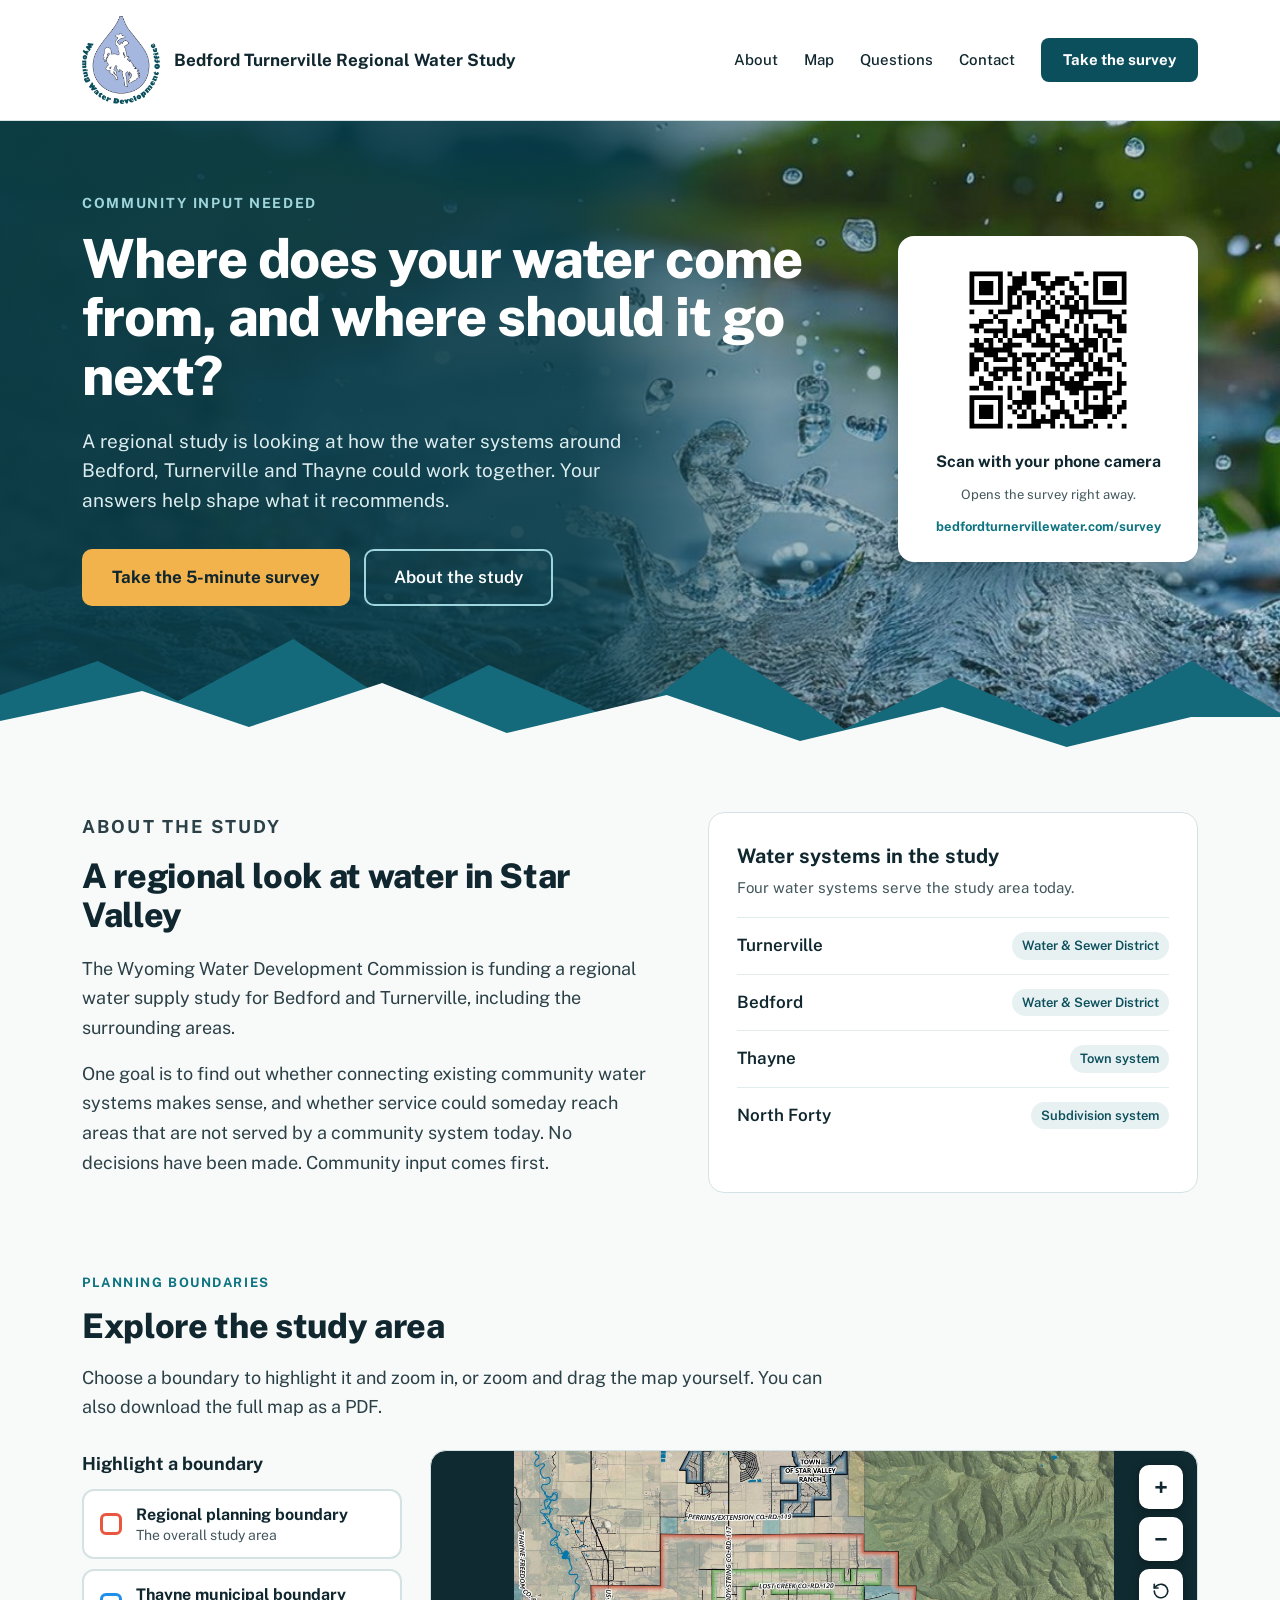
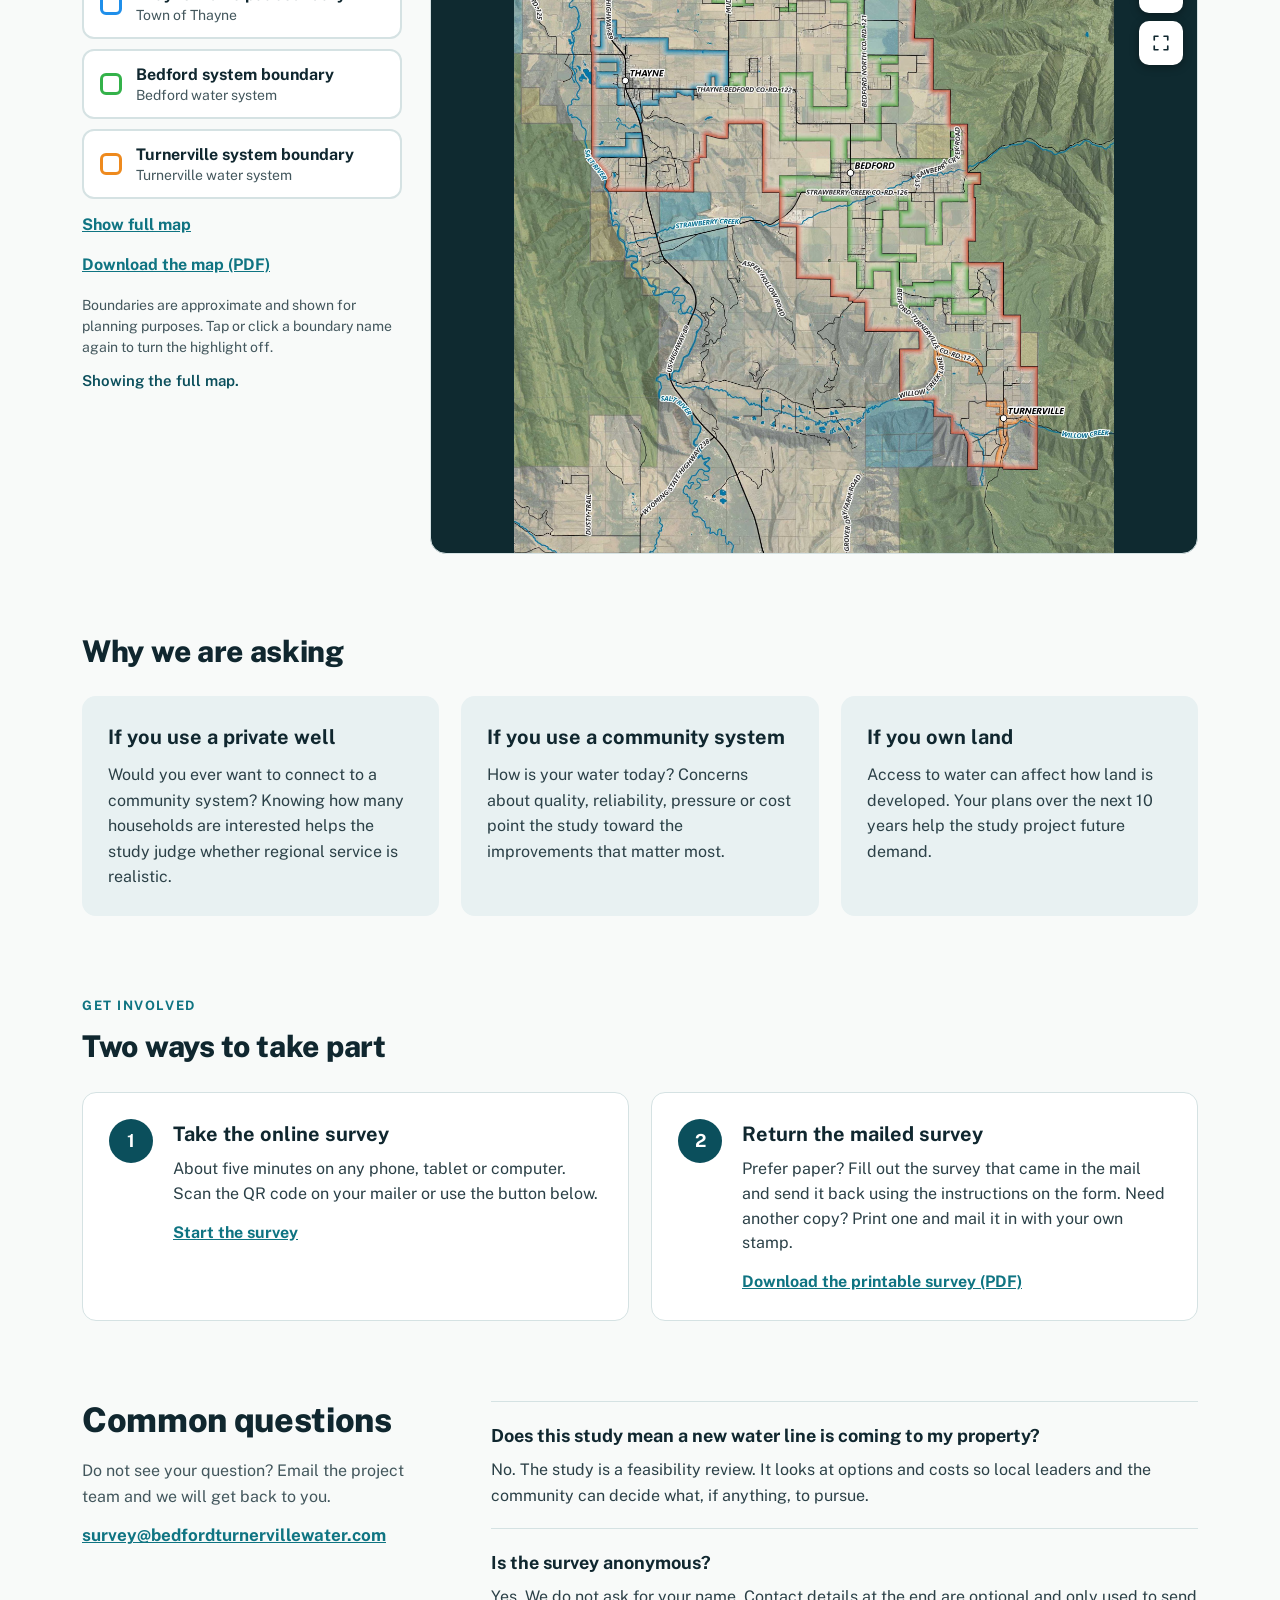
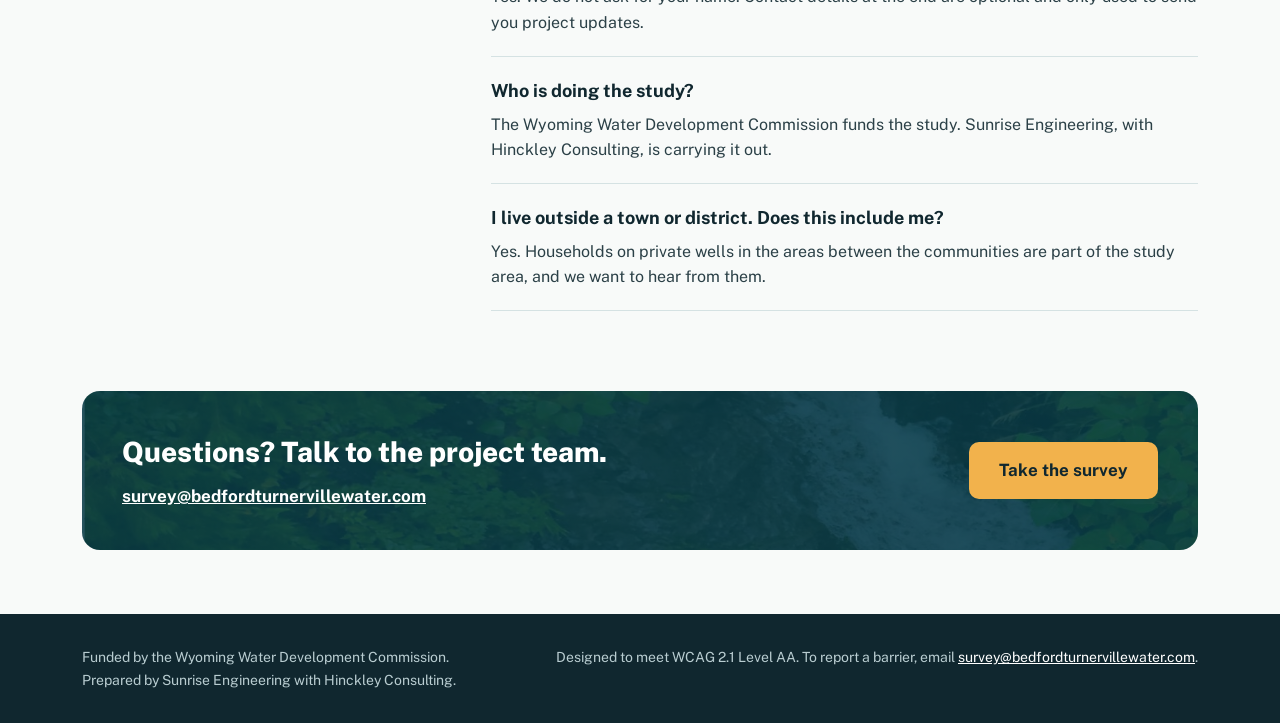
<file: index.html>
<!DOCTYPE html>
<html lang="en">
<head>
<meta charset="utf-8">
<meta name="viewport" content="width=device-width, initial-scale=1">
<title>Bedford Turnerville Regional Water Study</title>
<meta name="description" content="A regional water supply study for Bedford, Turnerville and Thayne, Wyoming. Take the 5-minute survey and help shape what the study recommends.">
<link rel="canonical" href="https://bedfordturnervillewater.com/">
<link rel="icon" href="assets/img/favicon.svg" type="image/svg+xml">
<meta property="og:type" content="website">
<meta property="og:title" content="Bedford Turnerville Regional Water Study">
<meta property="og:description" content="Where does your water come from, and where should it go next? Take the 5-minute survey.">
<meta property="og:image" content="https://bedfordturnervillewater.com/assets/img/og.jpg">
<meta property="og:url" content="https://bedfordturnervillewater.com/">
<meta name="twitter:card" content="summary_large_image">
<link rel="preconnect" href="https://fonts.googleapis.com">
<link rel="preconnect" href="https://fonts.gstatic.com" crossorigin>
<link href="https://fonts.googleapis.com/css2?family=Public+Sans:wght@400;500;600;700;800&display=swap" rel="stylesheet">
<link rel="stylesheet" href="assets/css/site.css">
</head>
<body>
<a class="skip-link" href="#main">Skip to main content</a>

<header class="site-header">
  <div class="wrap">
    <a class="brand" href="./" aria-label="Bedford Turnerville Regional Water Study, home">
      <span class="brand-mark"><img class="brand-logo" src="assets/img/wwdo-logo-light.png" width="78" height="88" alt="Wyoming Water Development Office"></span>
      <span class="brand-text"><span class="brand-name">Bedford Turnerville Regional Water Study</span></span>
    </a>
    <nav class="nav" aria-label="Main">
      <a href="#about">About</a>
      <a href="#map">Map</a>
      <a href="#faq">Questions</a>
      <a href="#contact">Contact</a>
      <a class="btn btn-deep btn-sm" href="survey/">Take the survey</a>
    </nav>
  </div>
</header>

<main id="main">
  <section class="hero on-dark" aria-labelledby="hero-title">
    <div class="wrap">
      <div class="hero-copy">
        <p class="eyebrow">Community input needed</p>
        <h1 id="hero-title">Where does your water come from, and where should it go next?</h1>
        <p class="hero-lede">A regional study is looking at how the water systems around Bedford, Turnerville and Thayne could work together. Your answers help shape what it recommends.</p>
        <div class="hero-actions">
          <a class="btn btn-amber btn-lg" href="survey/">Take the 5-minute survey</a>
          <a class="btn btn-outline btn-lg" href="#about">About the study</a>
        </div>
      </div>
      <aside class="qr-card" aria-label="Survey QR code">
        <img src="assets/img/qr-site.svg" width="176" height="176" alt="QR code that opens the survey on a phone">
        <p class="qr-title">Scan with your phone camera</p>
        <p class="qr-note">Opens the survey right away.</p>
        <p class="qr-url">bedfordturnervillewater.com/survey</p>
      </aside>
    </div>
    <svg class="hero-mtn" viewBox="0 0 1440 140" preserveAspectRatio="none" aria-hidden="true"><path d="M0 140V78l110-34 90 40 130-62 120 70 100-44 150 58 110-76 140 82 120-52 130 50 140-66 100 52H1440V140z" fill="#14697A"/><path d="M0 140V104l160-30 120 36 150-44 140 50 180-38 150 46 160-34 140 40 140-30H1440V140z" fill="#F8FAF9"/></svg>
  </section>

  <section class="section" id="about" aria-labelledby="about-title">
    <div class="wrap about">
      <div class="about-copy">
        <p class="eyebrow">About the study</p>
        <h2 id="about-title">A regional look at water in Star Valley</h2>
        <p>The Wyoming Water Development Commission is funding a regional water supply study for Bedford and Turnerville, including the surrounding areas.</p>
        <p>One goal is to find out whether connecting existing community water systems makes sense, and whether service could someday reach areas that are not served by a community system today. No decisions have been made. Community input comes first.</p>
      </div>
      <div class="systems">
        <h3>Water systems in the study</h3>
        <p class="sub">Four water systems serve the study area today.</p>
        <ul>
          <li><span>Turnerville</span><span class="tag">Water &amp; Sewer District</span></li>
          <li><span>Bedford</span><span class="tag">Water &amp; Sewer District</span></li>
          <li><span>Thayne</span><span class="tag">Town system</span></li>
          <li><span>North Forty</span><span class="tag">Subdivision system</span></li>
        </ul>
      </div>
    </div>
  </section>

  <section class="section" id="map" aria-labelledby="map-title">
    <div class="wrap">
      <p class="eyebrow">Planning boundaries</p>
      <h2 id="map-title">Explore the study area</h2>
      <p class="map-lede">Choose a boundary to highlight it and zoom in, or zoom and drag the map yourself. You can also download the full map as a PDF.</p>
      <div class="mapx" id="mapx">
        <div class="mapx-side">
          <h3 id="mapx-pick">Highlight a boundary</h3>
          <div class="mapx-list" role="group" aria-labelledby="mapx-pick">
            <button type="button" class="mapx-btn" data-layer="regional" aria-pressed="false"><span class="sw sw-regional" aria-hidden="true"></span><span><strong>Regional planning boundary</strong><span class="sub">The overall study area</span></span></button>
            <button type="button" class="mapx-btn" data-layer="thayne" aria-pressed="false"><span class="sw sw-thayne" aria-hidden="true"></span><span><strong>Thayne municipal boundary</strong><span class="sub">Town of Thayne</span></span></button>
            <button type="button" class="mapx-btn" data-layer="bedford" aria-pressed="false"><span class="sw sw-bedford" aria-hidden="true"></span><span><strong>Bedford system boundary</strong><span class="sub">Bedford water system</span></span></button>
            <button type="button" class="mapx-btn" data-layer="turnerville" aria-pressed="false"><span class="sw sw-turnerville" aria-hidden="true"></span><span><strong>Turnerville system boundary</strong><span class="sub">Turnerville water system</span></span></button>
          </div>
          <button type="button" class="mapx-link" data-act="all">Show full map</button>
          <a class="mapx-link" href="assets/maps/Bedford-Turnerville-Planning-Boundary.pdf" download>Download the map (PDF)</a>
          <p class="mapx-note">Boundaries are approximate and shown for planning purposes. Tap or click a boundary name again to turn the highlight off.</p>
          <p class="mapx-status" role="status" aria-live="polite">Showing the full map.</p>
        </div>
        <div class="mapx-frame">
          <div class="mapx-view" tabindex="0" role="group" aria-label="Planning boundary map. Use the buttons to zoom, or arrow keys to move and plus and minus to zoom.">
            <div class="mapx-stage">
              <img class="base" src="assets/maps/planning-boundary.jpg" width="2306" height="2696" alt="Aerial map of the Thayne, Bedford and Turnerville area with the regional planning boundary and the Thayne, Bedford and Turnerville boundaries outlined" draggable="false">
              <img class="ov" data-ov="regional" src="assets/maps/ov-regional.png" alt="" draggable="false">
              <img class="ov" data-ov="thayne" src="assets/maps/ov-thayne.png" alt="" draggable="false">
              <img class="ov" data-ov="bedford" src="assets/maps/ov-bedford.png" alt="" draggable="false">
              <img class="ov" data-ov="turnerville" src="assets/maps/ov-turnerville.png" alt="" draggable="false">
            </div>
            <p class="mapx-hint" aria-hidden="true">Hold Ctrl and scroll to zoom</p>
          </div>
          <div class="mapx-tools" role="group" aria-label="Map controls">
            <button type="button" data-act="in" aria-label="Zoom in">+</button>
            <button type="button" data-act="out" aria-label="Zoom out">&minus;</button>
            <button type="button" data-act="reset" aria-label="Reset map view"><svg width="18" height="18" viewBox="0 0 24 24" fill="none" stroke="currentColor" stroke-width="2.2" stroke-linecap="round" stroke-linejoin="round" aria-hidden="true"><path d="M3 12a9 9 0 1 0 3-6.7L3 8"/><path d="M3 3v5h5"/></svg></button>
            <button type="button" data-act="full" aria-label="Full screen"><svg width="18" height="18" viewBox="0 0 24 24" fill="none" stroke="currentColor" stroke-width="2.2" stroke-linecap="round" stroke-linejoin="round" aria-hidden="true"><path d="M8 3H3v5M16 3h5v5M8 21H3v-5M16 21h5v-5"/></svg></button>
          </div>
        </div>
      </div>
    </div>
  </section>

  <section class="section" aria-labelledby="why-title">
    <div class="wrap">
      <h2 class="h2-sm" id="why-title">Why we are asking</h2>
      <div class="grid-3">
        <div class="tile"><h3>If you use a private well</h3><p>Would you ever want to connect to a community system? Knowing how many households are interested helps the study judge whether regional service is realistic.</p></div>
        <div class="tile"><h3>If you use a community system</h3><p>How is your water today? Concerns about quality, reliability, pressure or cost point the study toward the improvements that matter most.</p></div>
        <div class="tile"><h3>If you own land</h3><p>Access to water can affect how land is developed. Your plans over the next 10 years help the study project future demand.</p></div>
      </div>
    </div>
  </section>

  <section class="section" id="take-part" aria-labelledby="part-title">
    <div class="wrap">
      <p class="eyebrow">Get involved</p>
      <h2 class="h2-sm" id="part-title">Two ways to take part</h2>
      <div class="grid-2">
        <div class="step"><div class="step-num" aria-hidden="true">1</div><div><h3>Take the online survey</h3><p>About five minutes on any phone, tablet or computer. Scan the QR code on your mailer or use the button below.</p><a class="go" href="survey/">Start the survey</a></div></div>
        <div class="step"><div class="step-num" aria-hidden="true">2</div><div><h3>Return the mailed survey</h3><p>Prefer paper? Fill out the survey that came in the mail and send it back using the instructions on the form. Need another copy? Print one and mail it in with your own stamp.</p><a class="go" href="assets/docs/Bedford-Turnerville-Water-Survey-Printable.pdf" download>Download the printable survey (PDF)</a></div></div>
      </div>
    </div>
  </section>

  <section class="section" id="faq" aria-labelledby="faq-title">
    <div class="wrap faq">
      <div class="faq-side">
        <h2 id="faq-title">Common questions</h2>
        <p>Do not see your question? Email the project team and we will get back to you.</p>
        <a class="faq-mail" href="mailto:survey@bedfordturnervillewater.com">survey@bedfordturnervillewater.com</a>
      </div>
      <div class="faq-list">
        <div class="qa"><h3>Does this study mean a new water line is coming to my property?</h3><p>No. The study is a feasibility review. It looks at options and costs so local leaders and the community can decide what, if anything, to pursue.</p></div>
        <div class="qa"><h3>Is the survey anonymous?</h3><p>Yes. We do not ask for your name. Contact details at the end are optional and only used to send you project updates.</p></div>
        <div class="qa"><h3>Who is doing the study?</h3><p>The Wyoming Water Development Commission funds the study. Sunrise Engineering, with Hinckley Consulting, is carrying it out.</p></div>
        <div class="qa"><h3>I live outside a town or district. Does this include me?</h3><p>Yes. Households on private wells in the areas between the communities are part of the study area, and we want to hear from them.</p></div>
      </div>
    </div>
  </section>

  <section class="contact on-dark" id="contact" aria-labelledby="contact-title">
    <div class="wrap">
      <div class="contact-band">
        <div class="contact-copy">
          <h2 id="contact-title">Questions? Talk to the project team.</h2>
          <p><a href="mailto:survey@bedfordturnervillewater.com">survey@bedfordturnervillewater.com</a></p>
        </div>
        <a class="btn btn-amber btn-lg" href="survey/">Take the survey</a>
      </div>
    </div>
  </section>
</main>

<footer class="site-footer">
  <div class="wrap">
    <div>Funded by the Wyoming Water Development Commission.<br>Prepared by Sunrise Engineering with Hinckley Consulting.</div>
    <div>Designed to meet WCAG 2.1 Level AA. To report a barrier, email <a href="mailto:survey@bedfordturnervillewater.com">survey@bedfordturnervillewater.com</a>.</div>
  </div>
</footer>
<script src="assets/js/map.js" defer></script>
</body>
</html>
</file>
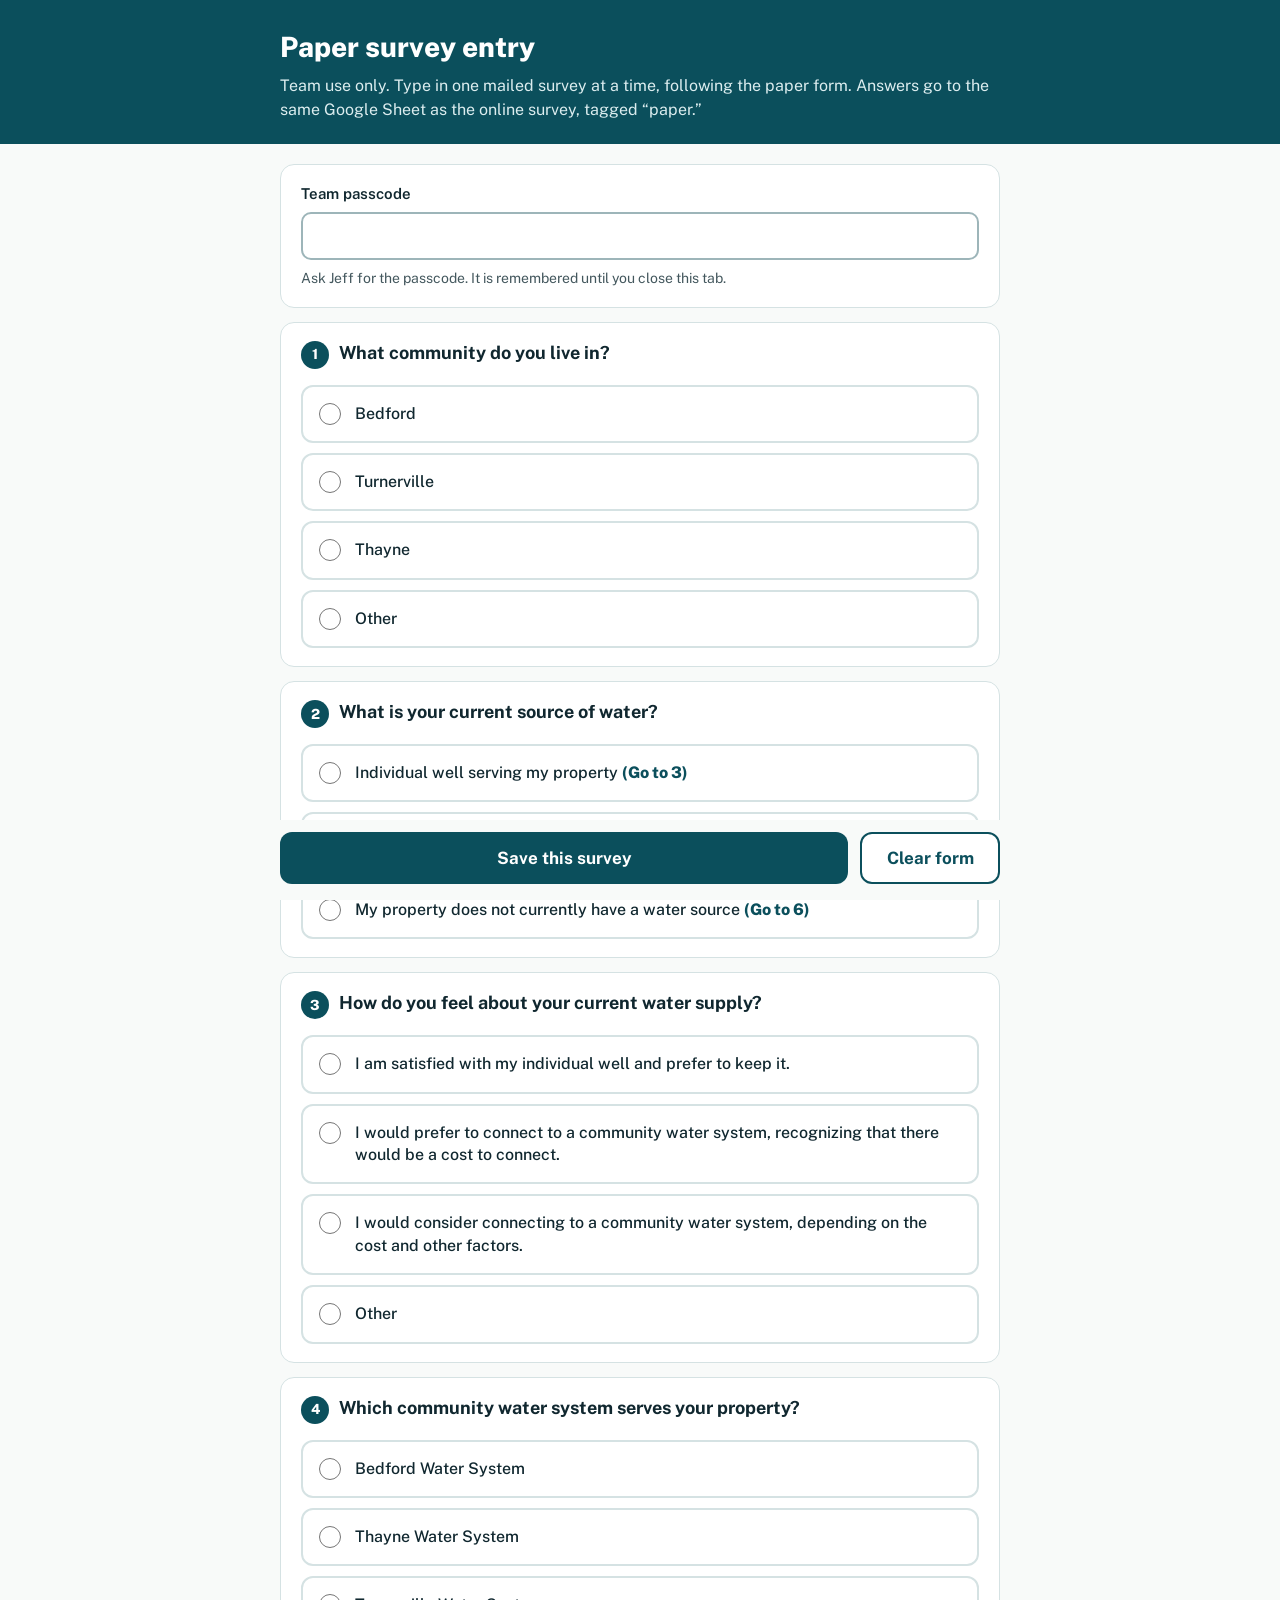
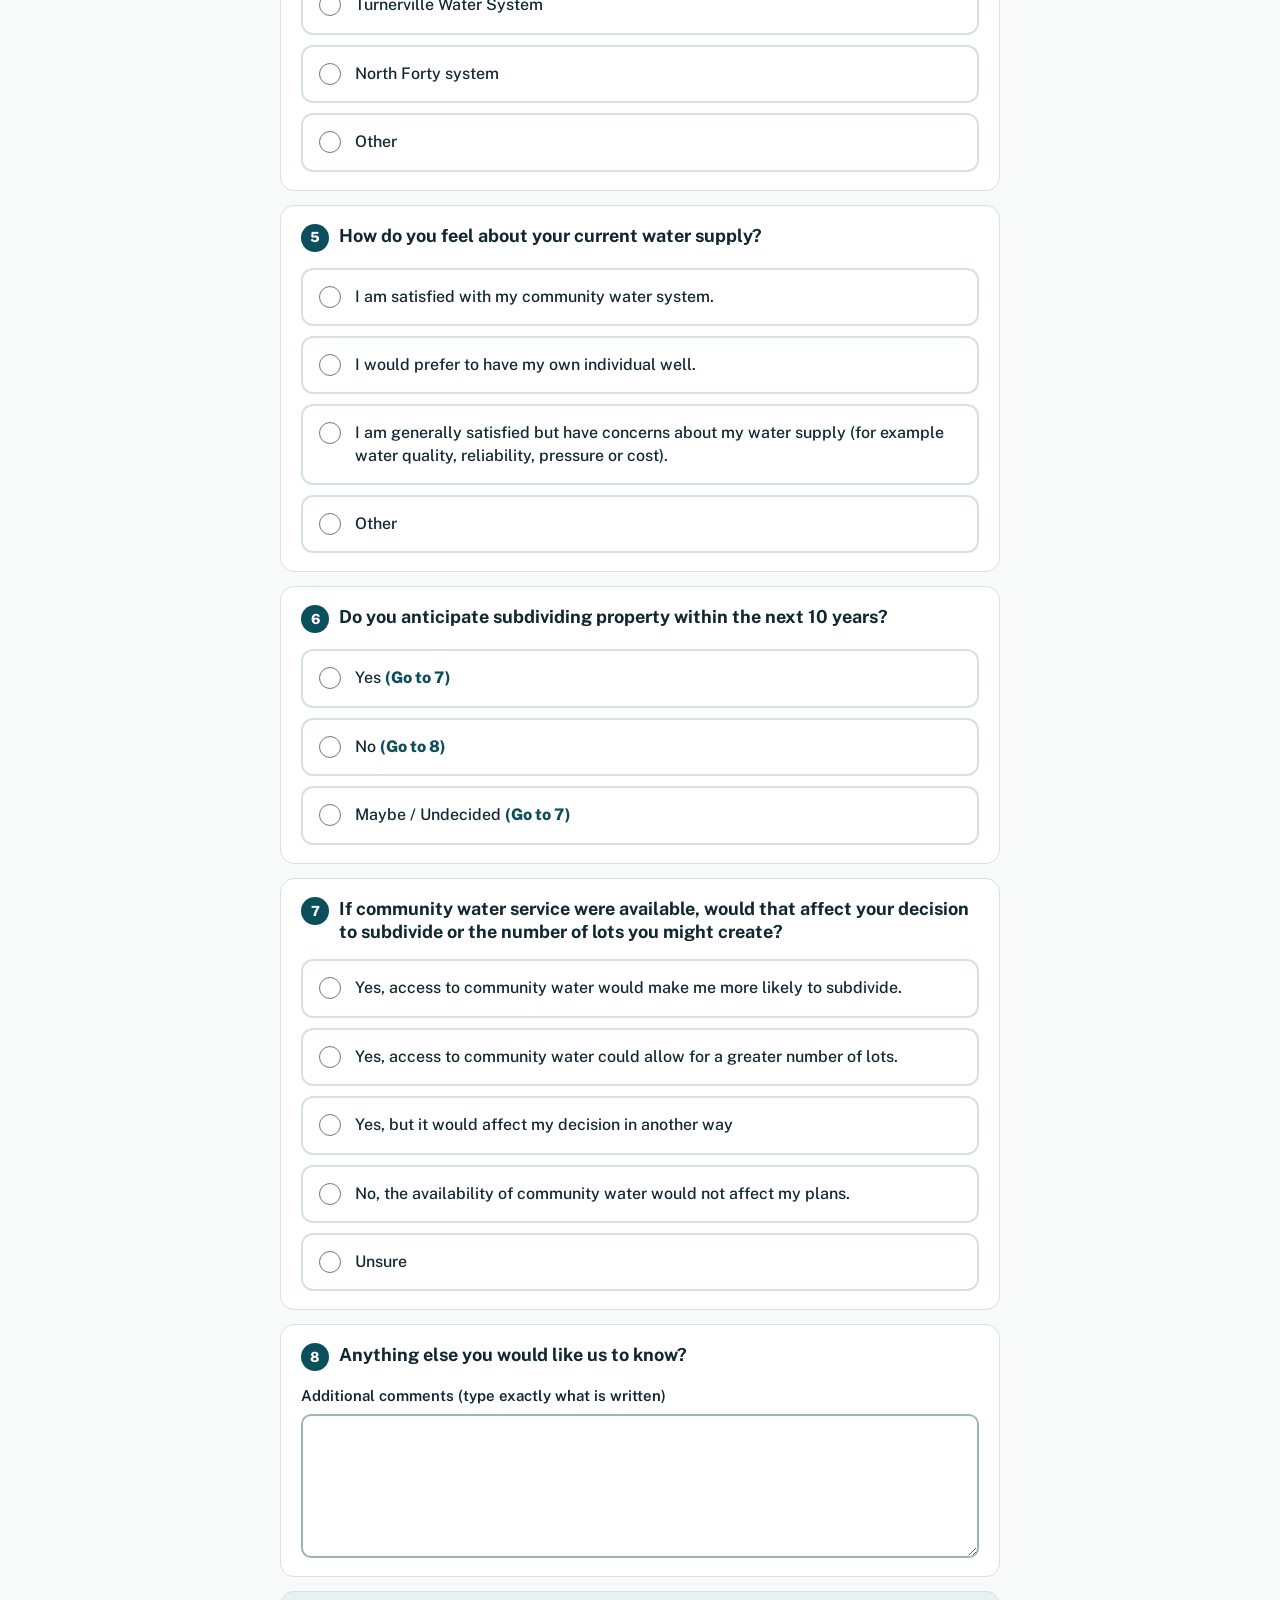
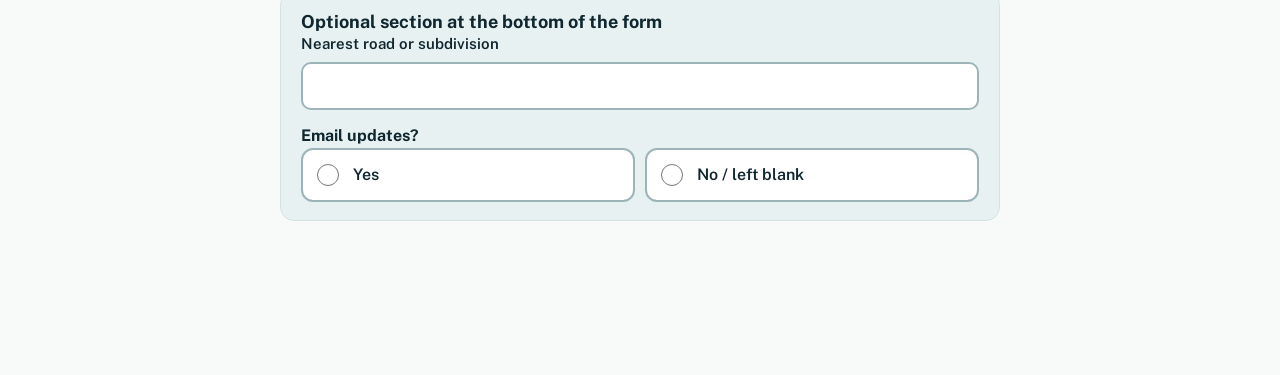
<file: entry/index.html>
<!DOCTYPE html>
<html lang="en">
<head>
<meta charset="utf-8">
<meta name="viewport" content="width=device-width, initial-scale=1">
<title>Paper survey entry · Team only</title>
<meta name="robots" content="noindex, nofollow">
<link rel="icon" href="../assets/img/favicon.svg" type="image/svg+xml">
<link rel="preconnect" href="https://fonts.googleapis.com">
<link rel="preconnect" href="https://fonts.gstatic.com" crossorigin>
<link href="https://fonts.googleapis.com/css2?family=Public+Sans:wght@400;500;600;700;800&display=swap" rel="stylesheet">
<link rel="stylesheet" href="../assets/css/site.css">
</head>
<body class="entry-page">
<header class="en-head">
  <div class="en-wrap">
    <h1>Paper survey entry</h1>
    <p>Team use only. Type in one mailed survey at a time, following the paper form. Answers go to the same Google Sheet as the online survey, tagged &ldquo;paper.&rdquo;</p>
  </div>
</header>
<main class="en-wrap">
  <form id="en" novalidate>
    <div class="en-card en-key">
      <label class="sv-field" style="margin-top:0">Team passcode<input type="password" id="key" autocomplete="off"></label>
      <p class="en-note">Ask Jeff for the passcode. It is remembered until you close this tab.</p>
    </div>
    <div id="qs"></div>
    <div class="en-card">
      <h2 class="en-q"><span class="n">8</span>Anything else you would like us to know?</h2>
      <label class="sv-field">Additional comments (type exactly what is written)<textarea id="comments" rows="5" maxlength="2000"></textarea></label>
    </div>
    <div class="en-card en-optional">
      <h2 class="en-q">Optional section at the bottom of the form</h2>
      <label class="sv-field" style="margin-top:0">Nearest road or subdivision<input type="text" id="area" maxlength="120"></label>
      <fieldset class="sv-fs" style="margin-top:14px"><legend class="en-legend">Email updates?</legend>
        <div class="sv-yn">
          <label class="sv-opt"><input type="radio" name="updates" value="yes"><span>Yes</span></label>
          <label class="sv-opt"><input type="radio" name="updates" value="no"><span>No / left blank</span></label>
        </div>
      </fieldset>
      <div id="emailwrap" hidden>
        <label class="sv-field">Email address<input type="email" id="email" inputmode="email" autocomplete="off" maxlength="200"></label>
        <p class="sv-err" id="email-err" role="alert" hidden></p>
      </div>
    </div>
    <p class="sv-send-err" id="err" role="alert" hidden></p>
    <p class="en-ok" id="ok" role="status" aria-live="polite" hidden></p>
    <div class="en-actions">
      <button type="submit" class="sv-btn" id="save">Save this survey</button>
      <button type="button" class="sv-btn ghost" id="clear" style="flex:0 0 140px">Clear form</button>
    </div>
  </form>
</main>
<script src="../assets/js/config.js"></script>
<script src="../assets/js/survey.js"></script>
<script src="../assets/js/entry.js"></script>
</body>
</html>
</file>
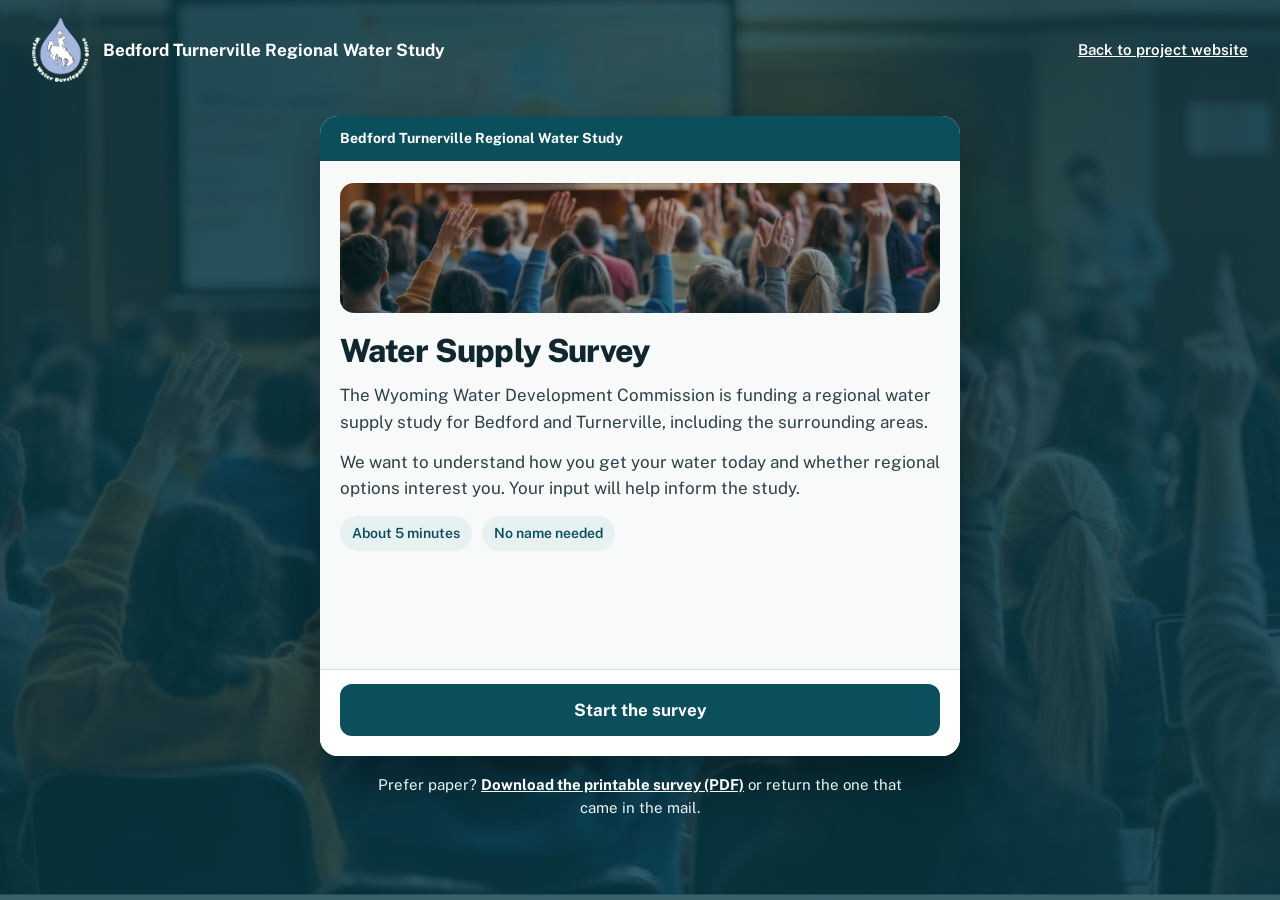
<file: survey/index.html>
<!DOCTYPE html>
<html lang="en">
<head>
<meta charset="utf-8">
<meta name="viewport" content="width=device-width, initial-scale=1">
<title>Water Supply Survey · Bedford Turnerville Regional Water Study</title>
<meta name="description" content="A 5-minute, anonymous survey about water supply in Bedford, Turnerville and Thayne, Wyoming.">
<meta name="robots" content="noindex">
<link rel="icon" href="../assets/img/favicon.svg" type="image/svg+xml">
<link rel="preconnect" href="https://fonts.googleapis.com">
<link rel="preconnect" href="https://fonts.gstatic.com" crossorigin>
<link href="https://fonts.googleapis.com/css2?family=Public+Sans:wght@400;500;600;700;800&display=swap" rel="stylesheet">
<link rel="stylesheet" href="../assets/css/site.css">
</head>
<body class="survey-page">
<a class="skip-link" href="#sv">Skip to survey</a>
<div class="sv-top on-dark">
  <a class="brand" href="../" aria-label="Project home">
    <span class="brand-mark"><img class="brand-logo" src="../assets/img/wwdo-logo.png" width="53" height="60" alt="Wyoming Water Development Office"></span>
    <span class="brand-text"><span class="brand-name">Bedford Turnerville Regional Water Study</span></span>
  </a>
  <a class="back" href="../">Back to project website</a>
</div>
<div class="sv-wrap on-dark">
  <div class="sv-card" style="color:var(--ink)">
    <div class="sv-bar" aria-hidden="true">Bedford Turnerville Regional Water Study</div>
    <div id="sv" aria-live="polite">
      <noscript><div class="sv-body"><h1>This survey needs JavaScript</h1><p>Please turn on JavaScript, or return the mailed paper survey. Questions? Email <a href="mailto:survey@bedfordturnervillewater.com">survey@bedfordturnervillewater.com</a>.</p></div></noscript>
    </div>
  </div>
  <p class="sv-paper">Prefer paper? <a href="../assets/docs/Bedford-Turnerville-Water-Survey-Printable.pdf" style="color:#fff;font-weight:700">Download the printable survey (PDF)</a> or return the one that came in the mail.</p>
</div>
<script src="../assets/js/config.js"></script>
<script src="../assets/js/survey.js"></script>
</body>
</html>
</file>
<file: assets/css/site.css>
/* Bedford · Turnerville · Thayne Water Study — shared styles */
:root{
  --ink:#10272F; --deep:#0B4F5C; --teal:#0F7482; --wash:#E8F1F2; --ground:#F8FAF9;
  --line:#D5E2E3; --muted:#43575D; --body:#2B4047; --amber:#F2B24C; --error:#B3261E; --field:#9DB5B9;
}
*,*::before,*::after{box-sizing:border-box}
html{scroll-behavior:smooth}
@media (prefers-reduced-motion:reduce){html{scroll-behavior:auto}*{transition:none!important}}
body{margin:0;font-family:'Public Sans',system-ui,-apple-system,'Segoe UI',Roboto,Arial,sans-serif;color:var(--ink);background:var(--ground);line-height:1.5;-webkit-text-size-adjust:100%}
img,svg{max-width:100%}
a{color:var(--teal)}
a:hover{color:var(--deep)}
:focus-visible{outline:3px solid var(--deep);outline-offset:2px}
.on-dark :focus-visible{outline-color:var(--amber)}
.skip-link{position:absolute;left:-9999px;top:8px;background:#fff;color:var(--ink);padding:10px 16px;border-radius:8px;z-index:100;font-weight:700}
.skip-link:focus{left:8px}
.wrap{max-width:1180px;margin:0 auto;padding:0 32px}

/* Header */
.site-header{background:#fff;border-bottom:1px solid var(--line)}
.site-header .wrap{display:flex;flex-wrap:wrap;align-items:center;justify-content:space-between;gap:16px;padding-top:16px;padding-bottom:16px}
.brand{display:flex;align-items:center;gap:14px;text-decoration:none;color:var(--ink)}
.brand:hover{color:var(--ink)}
.brand-mark{height:64px;padding:5px 7px;border-radius:12px;background:var(--deep);display:flex;align-items:center;justify-content:center;flex:0 0 auto}
.brand-logo{height:100%;width:auto;display:block}
.site-header .brand-mark{background:transparent;padding:0;height:88px}
.brand-text{display:flex;flex-direction:column;line-height:1.2}
.brand-name{font-size:17px;font-weight:700}
.brand-sub{font-size:13px;color:var(--muted)}
.nav{display:flex;flex-wrap:wrap;align-items:center;gap:26px;font-size:15px;font-weight:500}
.nav a:not(.btn){color:var(--ink);text-decoration:none}
.nav a:not(.btn):hover{text-decoration:underline}

/* Buttons */
.btn{display:inline-block;text-align:center;font-family:inherit;font-weight:700;text-decoration:none;border-radius:10px;border:2px solid transparent;cursor:pointer;line-height:1.2}
.btn-sm{padding:11px 20px;font-size:15px;border-radius:8px}
.btn-lg{padding:16px 28px;font-size:17px}
.btn-deep{background:var(--deep);color:#fff}
.btn-deep:hover{background:#093E49;color:#fff}
.btn-amber{background:var(--amber);color:var(--ink)}
.btn-amber:hover{background:#F5BE66;color:var(--ink)}
.btn-outline{border-color:#9FD6DD;color:#fff;font-weight:600}
.btn-outline:hover{background:rgba(255,255,255,.12);color:#fff}

/* Hero */
.hero{position:relative;overflow:hidden;background-color:var(--deep);
  background-image:linear-gradient(90deg,rgba(8,58,70,.95) 0%,rgba(8,58,70,.88) 45%,rgba(8,58,70,.35) 60%,rgba(8,58,70,.12) 100%),url("../img/hero-splash.jpg");
  background-position:center,43% center;background-size:cover,cover;background-repeat:no-repeat}
.hero .wrap{position:relative;z-index:2;display:flex;flex-wrap:wrap;align-items:center;gap:48px;padding-top:72px;padding-bottom:150px}
.hero-copy{flex:1 1 520px;min-width:0}
.eyebrow{margin:0 0 14px;font-size:13px;font-weight:700;letter-spacing:.12em;text-transform:uppercase;color:var(--teal)}
.hero .eyebrow{color:#9FD6DD;font-size:14px;margin-bottom:16px}
.hero h1{margin:0 0 22px;font-size:54px;line-height:1.08;font-weight:800;color:#fff;letter-spacing:-.02em}
.hero-lede{margin:0 0 34px;font-size:19px;line-height:1.55;color:#DCEDEF;max-width:560px}
.hero-actions{display:flex;flex-wrap:wrap;gap:14px}
.qr-card{flex:0 0 300px;background:#fff;border-radius:16px;padding:26px;display:flex;flex-direction:column;align-items:center;gap:12px;box-shadow:0 12px 32px rgba(7,40,48,.35);text-align:center}
.qr-card img{width:176px;height:176px;display:block}
.qr-title{margin:0;font-size:16px;font-weight:700}
.qr-note{margin:0;font-size:13px;color:var(--muted);line-height:1.4}
.qr-url{margin:0;font-size:13px;font-weight:700;color:var(--teal);white-space:nowrap}
.hero-mtn{position:absolute;left:0;bottom:-1px;width:100%;height:140px;z-index:1;display:block}

/* Sections */
.section{padding:56px 0 24px}
.section h2{margin:0 0 18px;font-size:34px;line-height:1.15;font-weight:800;letter-spacing:-.01em}
.section h2.h2-sm{font-size:30px;margin-bottom:28px}
.about{display:flex;flex-wrap:wrap;gap:56px}
.about-copy{flex:1 1 480px;min-width:0}
.about-copy p{margin:0 0 16px;font-size:18px;line-height:1.65;color:var(--body)}
.systems{flex:1 1 400px;min-width:0;background:#fff;border:1px solid var(--line);border-radius:16px;padding:28px}
.systems h3{margin:0 0 6px;font-size:20px;font-weight:700}
.systems .sub{margin:0 0 18px;font-size:15px;color:var(--muted)}
.systems ul{list-style:none;margin:0;padding:0}
.systems li{display:flex;justify-content:space-between;align-items:center;gap:12px;padding:14px 0;border-top:1px solid #E1ECED;font-size:17px;font-weight:600}
.tag{font-size:13px;font-weight:600;color:var(--deep);background:var(--wash);padding:4px 10px;border-radius:999px;white-space:nowrap}
.grid-3{display:grid;grid-template-columns:repeat(3,minmax(0,1fr));gap:22px}
.grid-2{display:grid;grid-template-columns:repeat(2,minmax(0,1fr));gap:22px}
.tile{background:var(--wash);border-radius:14px;padding:26px}
.tile h3{margin:0 0 10px;font-size:20px;font-weight:700}
.tile p{margin:0;font-size:16px;line-height:1.6;color:var(--body)}
.step{background:#fff;border:1px solid var(--line);border-radius:14px;padding:26px;display:flex;gap:20px}
.step-num{flex:0 0 44px;height:44px;border-radius:50%;background:var(--deep);color:#fff;font-weight:700;font-size:18px;display:flex;align-items:center;justify-content:center}
.step h3{margin:0 0 8px;font-size:20px;font-weight:700}
.step p{margin:0 0 14px;font-size:16px;line-height:1.55;color:var(--body)}
.step p:last-child{margin-bottom:0}
.step a.go{font-size:16px;font-weight:700}
.faq{display:flex;flex-wrap:wrap;gap:56px}
.faq-side{flex:1 1 280px;min-width:0}
.faq-side p{margin:0;font-size:16px;line-height:1.6;color:var(--muted)}
.faq-mail{display:inline-block;margin-top:14px;font-size:17px;font-weight:700;word-break:break-all}
.faq-list{flex:2 1 560px;min-width:0}
.qa{padding:20px 0;border-top:1px solid var(--line)}
.qa:last-child{border-bottom:1px solid var(--line)}
.qa h3{margin:0 0 8px;font-size:18px;font-weight:700}
.qa p{margin:0;font-size:16px;line-height:1.6;color:var(--body)}
.contact{padding:56px 0 64px}
.contact-band{border-radius:18px;overflow:hidden;padding:40px;display:flex;flex-wrap:wrap;align-items:center;justify-content:space-between;gap:28px;background-color:var(--deep);
  background-image:linear-gradient(rgba(8,58,70,.88),rgba(8,58,70,.88)),url("../img/waterfall.jpg");background-size:cover;background-position:center}
.contact-band h2{margin:0 0 10px;font-size:28px;font-weight:800;color:#fff}
.contact-band p{margin:0;font-size:17px;line-height:1.6;color:#DCEDEF}
.contact-band a:not(.btn){color:#fff;font-weight:700}
.contact-copy{flex:1 1 420px;min-width:0}
.site-footer{background:var(--ink)}
.site-footer .wrap{padding-top:32px;padding-bottom:32px;display:flex;flex-wrap:wrap;justify-content:space-between;gap:20px;font-size:14px;line-height:1.6;color:#B9CDD1}
.site-footer a{color:#fff}

/* ---------- Planning boundary map ---------- */
.map-lede{margin:0 0 28px;font-size:18px;line-height:1.6;color:var(--body);max-width:760px}
.mapx{display:grid;grid-template-columns:320px minmax(0,1fr);gap:28px;align-items:start}
.mapx-side h3{margin:0 0 12px;font-size:18px;font-weight:700}
.mapx-list{display:flex;flex-direction:column;gap:10px}
.mapx-btn{display:flex;align-items:center;gap:14px;width:100%;text-align:left;padding:14px 16px;border-radius:12px;border:2px solid var(--line);background:#fff;font-family:inherit;font-size:16px;color:var(--ink);cursor:pointer;min-height:56px}
.mapx-btn strong{display:block;font-weight:700;line-height:1.25}
.mapx-btn .sub{display:block;font-size:14px;color:var(--muted);margin-top:2px}
.mapx-btn:hover{border-color:var(--teal)}
.mapx-btn[aria-pressed="true"]{border-color:var(--deep);background:var(--wash)}
.sw{flex:0 0 22px;height:22px;border-radius:6px;border:3px solid;background:#fff}
.sw-regional{border-color:#E8573F}.sw-thayne{border-color:#1F8FEA}.sw-bedford{border-color:#34B24A}.sw-turnerville{border-color:#EE8A1E}
.mapx-link{display:inline-block;margin:16px 18px 0 0;padding:0;border:0;background:none;font-family:inherit;font-size:16px;font-weight:700;color:var(--teal);text-decoration:underline;cursor:pointer}
.mapx-link:hover{color:var(--deep)}
.mapx-note{margin:18px 0 0;font-size:14px;line-height:1.5;color:var(--muted)}
.mapx-status{margin:12px 0 0;font-size:15px;font-weight:600;color:var(--deep);min-height:1.5em}
.mapx-frame{position:relative;background:#0f2a30;border-radius:16px;overflow:hidden;border:1px solid var(--line)}
.mapx-frame:fullscreen{border-radius:0;border:0}
.mapx-view{position:relative;height:min(78vh,780px);overflow:hidden;cursor:grab;touch-action:pan-y;user-select:none;-webkit-user-select:none;outline-offset:-3px}
.mapx-frame:fullscreen .mapx-view{height:100vh}
.mapx-view.is-zoomed:active{cursor:grabbing}
.mapx-stage{position:absolute;left:0;top:0;width:2306px;height:2696px;transform-origin:0 0;will-change:transform}
.mapx-stage.anim{transition:transform .5s cubic-bezier(.2,.7,.2,1)}
.mapx-stage img{position:absolute;left:0;top:0;width:2306px;height:2696px;max-width:none;pointer-events:none}
.mapx-stage .base{transition:filter .35s}
.mapx-stage.dim .base{filter:brightness(.5) saturate(.6)}
.mapx-stage .ov{opacity:0;transition:opacity .35s}
.mapx-stage .ov.on{opacity:1}
.mapx-stage .ov.on{animation:ovpulse 2.8s ease-in-out .5s infinite}
@keyframes ovpulse{0%,100%{opacity:1}50%{opacity:.55}}
@media (prefers-reduced-motion:reduce){.mapx-stage .ov.on{animation:none}}
.mapx-tools{position:absolute;right:14px;top:14px;display:flex;flex-direction:column;gap:8px}
.mapx-tools button{width:44px;height:44px;border-radius:10px;border:0;background:#fff;color:var(--ink);font-family:inherit;font-size:24px;font-weight:700;line-height:1;cursor:pointer;box-shadow:0 2px 8px rgba(0,0,0,.35);display:flex;align-items:center;justify-content:center}
.mapx-tools button:hover{background:var(--wash)}
.mapx-tools button[hidden]{display:none}
.mapx-hint{position:absolute;left:50%;bottom:16px;transform:translateX(-50%);margin:0;padding:8px 14px;border-radius:999px;background:rgba(16,39,47,.88);color:#fff;font-size:14px;font-weight:600;opacity:0;transition:opacity .2s;pointer-events:none;white-space:nowrap}
.mapx-hint.show{opacity:1}
@media (max-width:900px){
  .mapx{grid-template-columns:minmax(0,1fr)}
  .mapx-view{height:70vh;min-height:420px}
}
@media (max-width:760px){.map-lede{font-size:16px}.mapx-hint{display:none}}

/* ---------- Survey ---------- */
.survey-page{min-height:100vh;background-color:var(--deep);
  background-image:linear-gradient(rgba(8,58,70,.8),rgba(8,58,70,.8)),url("../img/public-meeting.jpg");background-size:cover;background-position:center;background-attachment:fixed}
.sv-top{padding:18px 32px;display:flex;flex-wrap:wrap;align-items:center;justify-content:space-between;gap:12px}
.sv-top .brand{color:#fff}
.sv-top .brand-mark{background:transparent;padding:0}
.sv-top .brand-sub{color:#DCEDEF}
.sv-top a.back{color:#fff;font-size:15px;font-weight:600}
.sv-wrap{display:flex;flex-direction:column;align-items:center;gap:18px;padding:16px 24px 56px}
.sv-card{width:100%;max-width:640px;background:var(--ground);border-radius:18px;overflow:hidden;box-shadow:0 20px 50px rgba(0,0,0,.4);display:flex;flex-direction:column;min-height:640px}
.sv-bar{background:var(--deep);padding:12px 20px;display:flex;align-items:center;gap:10px;font-size:14px;font-weight:700;color:#fff}
.sv-paper{margin:0;font-size:15px;line-height:1.5;color:#EAF4F5;text-align:center;max-width:560px}
#sv{display:flex;flex-direction:column;flex:1 1 auto}
.sv-progress{padding:16px 20px 0}
.sv-count{margin:0 0 8px;font-size:14px;font-weight:600;color:var(--muted)}
.sv-track{height:8px;background:#E1ECED;border-radius:999px;overflow:hidden}
.sv-track span{display:block;height:8px;border-radius:999px;background:var(--deep)}
.sv-body{flex:1 1 auto;padding:22px 20px}
.sv-body h1{margin:0 0 8px;font-size:24px;line-height:1.22;font-weight:800;letter-spacing:-.01em}
.sv-body h1:focus{outline:none}
.sv-body .big{font-size:32px;line-height:1.1;letter-spacing:-.02em;margin-bottom:14px}
.sv-body p{margin:0 0 14px;font-size:17px;line-height:1.55;color:var(--body)}
.sv-help{font-size:15px!important;color:var(--muted)!important;margin-bottom:4px!important}
.sv-photo{height:130px;border-radius:14px;margin-bottom:20px;background-color:var(--deep);
  background-image:linear-gradient(rgba(8,58,70,.12),rgba(8,58,70,.4)),url("../img/public-meeting.jpg");background-size:cover;background-position:center}
.sv-chips{display:flex;gap:10px;flex-wrap:wrap;margin:6px 0 24px}
.sv-chip{font-size:14px;font-weight:600;color:var(--deep);background:var(--wash);padding:7px 12px;border-radius:999px}
fieldset.sv-fs{border:0;margin:0;padding:0;min-width:0}
.sv-fs legend{padding:0;width:100%}
.sv-opts{display:flex;flex-direction:column;gap:10px;margin-top:16px}
.sv-opt{display:flex;align-items:flex-start;gap:14px;padding:16px;border-radius:12px;cursor:pointer;font-size:16px;line-height:1.4;font-weight:500;border:2px solid var(--line);background:#fff}
.sv-opt input{width:22px;height:22px;margin:0;flex:0 0 22px;accent-color:var(--deep)}
.sv-opt.is-on{border-color:var(--deep);background:var(--wash)}
.sv-opt:focus-within{outline:3px solid var(--deep);outline-offset:2px}
.sv-yn{display:flex;gap:10px}
.sv-yn .sv-opt{flex:1 1 0;align-items:center;padding:14px;font-weight:600;border-color:var(--field)}
.sv-yn .sv-opt.is-on{border-color:var(--deep)}
.sv-field{display:block;margin-top:14px;font-size:15px;font-weight:600}
.sv-field input,.sv-field textarea{display:block;width:100%;margin-top:6px;padding:10px 14px;font-family:inherit;font-size:16px;line-height:1.45;border:2px solid var(--field);border-radius:10px;background:#fff;color:var(--ink)}
.sv-field input{min-height:48px}
.sv-field textarea{padding:12px 14px;resize:vertical}
.sv-field input[aria-invalid="true"]{border-color:var(--error)}
.sv-err{margin:8px 0 0!important;font-size:14px!important;line-height:1.4!important;font-weight:600;color:var(--error)!important}
.sv-optional{margin-top:22px;padding:16px;background:var(--wash);border-radius:12px}
.sv-optional .t{margin:0 0 4px;font-size:16px;font-weight:700;color:var(--ink)}
.sv-optional .s{margin:0 0 12px;font-size:14px!important;line-height:1.5;color:var(--body)}
.sv-optional legend.q{padding:0;margin:14px 0 8px;font-size:15px;font-weight:600}
.sv-foot{display:flex;gap:12px;padding:14px 20px 20px;background:#fff;border-top:1px solid var(--line);position:sticky;bottom:0}
.sv-btn{min-height:52px;border:0;border-radius:12px;background:var(--deep);color:#fff;font-family:inherit;font-size:17px;font-weight:700;cursor:pointer;flex:1 1 auto;padding:0 18px}
.sv-btn:hover:not(:disabled){background:#093E49}
.sv-btn:disabled{opacity:.45;cursor:not-allowed}
.sv-btn.ghost{background:#fff;color:var(--deep);border:2px solid var(--deep);flex:0 0 112px}
.sv-btn.wide{width:100%;flex:0 0 auto}
.sv-send-err{margin:0 0 12px!important;padding:12px 14px;border-radius:10px;background:#FDECEA;color:var(--error)!important;font-size:15px!important;font-weight:600}
.sv-done{width:64px;height:64px;border-radius:50%;background:var(--wash);display:flex;align-items:center;justify-content:center;margin-bottom:22px}
.sv-link{display:block;text-align:center;min-height:52px;line-height:52px;border-radius:12px;background:var(--deep);color:#fff;text-decoration:none;font-size:17px;font-weight:700}
.sv-link:hover{background:#093E49;color:#fff}
.sv-hp{position:absolute;left:-9999px;width:1px;height:1px;overflow:hidden}

/* ---------- Responsive ---------- */
@media (max-width:900px){
  .grid-3,.grid-2{grid-template-columns:minmax(0,1fr)}
  .hero h1{font-size:40px}
}
@media (max-width:760px){
  .wrap{padding:0 20px}
  .nav a:not(.btn){display:none}
  .site-header .wrap{flex-wrap:nowrap}
  .brand-sub{display:none}
  .brand-mark{height:54px}
  .site-header .brand-mark{height:58px}
  .brand-text{min-width:0}
  .site-header .btn{white-space:nowrap;padding:10px 14px;font-size:14px}
  .brand-name{font-size:14px;line-height:1.2}
  .hero{background-image:linear-gradient(rgba(8,58,70,.9),rgba(8,58,70,.78)),url("../img/hero-splash.jpg");background-position:center,56% center}
  .hero .wrap{padding-top:36px;padding-bottom:96px;gap:0}
  .hero h1{font-size:34px;line-height:1.1;margin-bottom:16px}
  .hero-lede{font-size:16px;margin-bottom:24px}
  .hero-actions .btn{display:block;width:100%}
  .hero-actions{gap:12px}
  .hero-mtn{height:70px}
  .qr-card{display:none}
  .section{padding:36px 0 8px}
  .section h2{font-size:26px}
  .section h2.h2-sm{font-size:26px;margin-bottom:16px}
  .about,.faq{gap:28px}
  .about-copy p{font-size:16px}
  .systems{padding:20px}
  .step{padding:18px;gap:14px}
  .contact{padding:36px 0 40px}
  .contact-band{padding:24px;border-radius:14px}
  .contact-band h2{font-size:22px}
  .contact-band .btn{display:block;width:100%}
  .site-footer .wrap{padding-top:24px;padding-bottom:24px;font-size:13px}
  /* survey: full-screen on phones */
  .survey-page{background-image:none;background-color:var(--ground)}
  .sv-top{display:none}
  .sv-wrap{padding:0;gap:0}
  .sv-card{max-width:none;border-radius:0;box-shadow:none;min-height:100vh;min-height:100dvh}
  .sv-paper{display:none}
}
@media print{.site-header .nav,.qr-card,.sv-foot{display:none}}

/* ---------- Paper entry page (team only) ---------- */
.entry-page{background:var(--ground)}
.en-head{background:var(--deep);color:#fff;padding:26px 0 22px}
.en-head h1{margin:0 0 6px;font-size:28px;font-weight:800}
.en-head p{margin:0;font-size:16px;color:#DCEDEF;max-width:720px}
.en-wrap{max-width:760px;margin:0 auto;padding:0 20px}
#en{padding:20px 0 60px}
.en-card{background:#fff;border:1.5px solid var(--line);border-radius:14px;padding:18px 20px;margin-bottom:14px}
.en-card.is-skipped{background:#F1F5F5;border-style:dashed}
.en-q{margin:0;font-size:18px;line-height:1.3;font-weight:700;display:flex;gap:10px;align-items:flex-start}
.en-q .n{flex:0 0 28px;height:28px;border-radius:50%;background:var(--deep);color:#fff;font-size:14px;font-weight:800;display:flex;align-items:center;justify-content:center}
.en-legend{padding:0;font-size:16px;font-weight:700}
.en-skip{font-style:normal;font-weight:800;color:var(--deep);white-space:nowrap}
.en-skipped{margin:0;font-size:15px;color:var(--muted);font-weight:600}
.en-skipped[hidden],.en-other[hidden]{display:none}
.en-note{margin:8px 0 0;font-size:14px;color:var(--muted)}
.en-optional{background:var(--wash)}
.en-ok{margin:0 0 12px;padding:12px 14px;border-radius:10px;background:#E3F4E5;color:#155724;font-weight:700}
.en-actions{display:flex;gap:12px;position:sticky;bottom:0;background:var(--ground);padding:12px 0 16px}
[hidden]{display:none!important}
</file>
